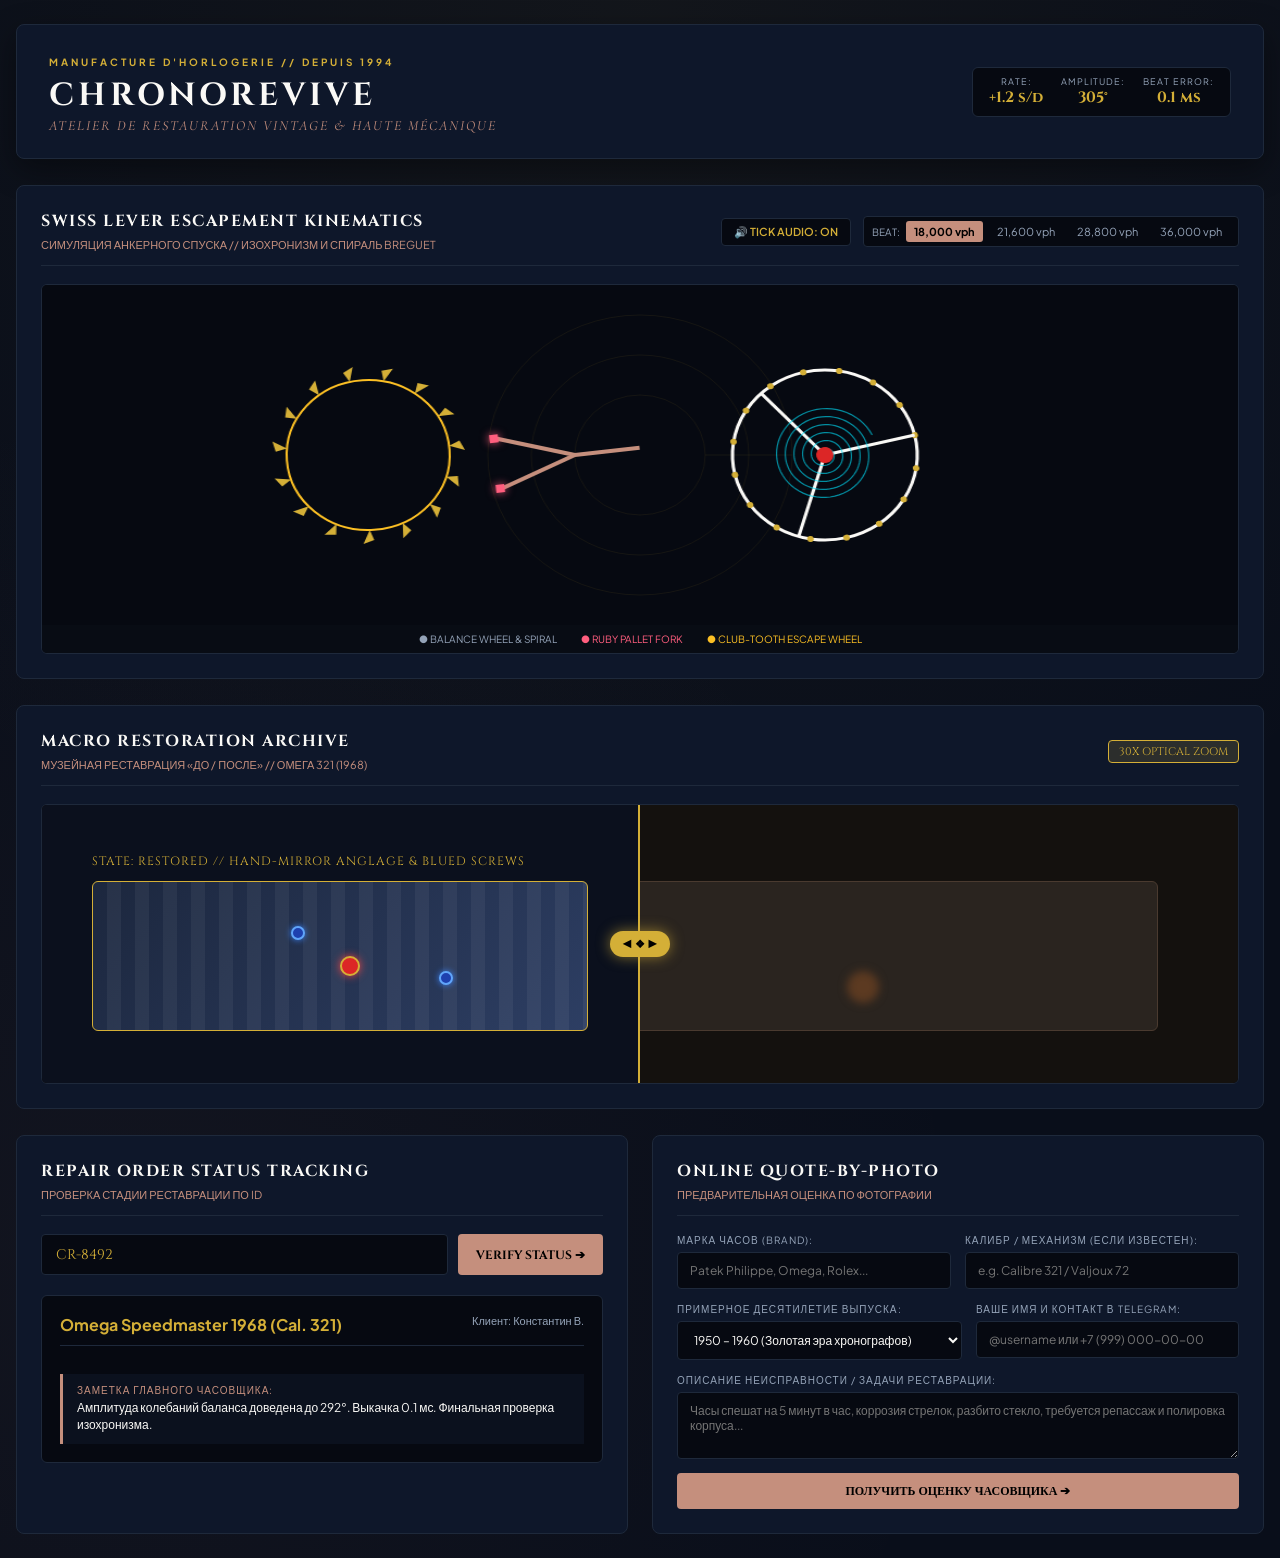
<file: docs/index.html>
<!DOCTYPE html>
<html lang="ru">
<head>

<script>
(function() {
  const MOCK_DB = {"/api/showcase-models": {"status": "success", "models": [{"id": "mdl-01", "brand": "Omega", "model": "Speedmaster Professional 'Pre-Moon'", "year": "1968", "caliber": "Calibre 321 (Column Wheel Chronograph)", "restoration_hours": 74, "tasks": "Разборка колонного колеса, восстановление англажа мостов, замена сломанного триба минутного счетчика, сохранение оригинального ступенчатого циферблата.", "accuracy_result": "+1.8 сек/сутки, амплитуда 295°"}, {"id": "mdl-02", "brand": "Patek Philippe", "model": "Calatrava Automatic", "year": "1956", "caliber": "Calibre 12-600 AT (Ротор из 18K золота)", "restoration_hours": 92, "tasks": "Очистка эмалевого циферблата горячей сушкой, деликатная полировка золотого гильошированного ротора, регулировка спирали Breguet.", "accuracy_result": "+0.6 сек/сутки, амплитуда 310°"}, {"id": "mdl-03", "brand": "Rolex", "model": "Submariner 'Meters First'", "year": "1972", "caliber": "Calibre 1520", "restoration_hours": 58, "tasks": "Восстановление заводных фасок корпуса, стабилизация оригинального тритиевого люминофора, замена прокладок и опрессовка до 200м.", "accuracy_result": "+2.1 сек/сутки, водозащита 20 BAR подтверждена"}]}};
  const STORAGE_KEY = "idrisov_demo_" + "Case19_ChronoRevive";
  let localState = {};
  try { localState = JSON.parse(localStorage.getItem(STORAGE_KEY) || "{}"); } catch(e) {}
  function saveState() { try { localStorage.setItem(STORAGE_KEY, JSON.stringify(localState)); } catch(e) {} }

  const origFetch = window.fetch.bind(window);
  window.fetch = async function(input, init) {
    const urlStr = typeof input === "string" ? input : (input && input.url) || "";
    if (!urlStr.includes("/api/")) {
      return origFetch(input, init);
    }

    const method = ((init && init.method) || "GET").toUpperCase();
    let body = {};
    if (init && init.body && typeof init.body === "string") {
      try { body = JSON.parse(init.body); } catch(e) {}
    }

    const pathOnly = urlStr.split("?")[0];
    const urlPath = pathOnly.startsWith("http") ? new URL(pathOnly).pathname : pathOnly;

    // 1. Exact GET match from extracted FastAPI TestClient data
    if (method === "GET") {
      if (MOCK_DB[urlStr]) return jsonResp(MOCK_DB[urlStr]);
      if (MOCK_DB[urlPath]) return jsonResp(MOCK_DB[urlPath]);
      for (const k of Object.keys(MOCK_DB)) {
        if (k.split("?")[0] === urlPath) return jsonResp(MOCK_DB[k]);
      }
      if (urlPath.includes("/api/dataset/") && !MOCK_DB[urlPath]) {
        const fallbackKey = Object.keys(MOCK_DB).find(k => k.startsWith("/api/dataset/"));
        if (fallbackKey) return jsonResp(MOCK_DB[fallbackKey]);
      }
    }

    // 2. Dynamic Calculators & Interactive Endpoints
    if (urlPath.endsWith("/calculate")) {
      const base = Number(body.base_price || body.area || body.days || 1) * 1500 || 4500;
      const total = Math.max(2500, Math.round(base + (Number(body.weight_kg || 5) * 200)));
      return jsonResp({
        status: "ok",
        total_price: total,
        price_rub: total,
        estimated_price: total,
        duration_minutes: 90,
        breakdown: { base: Math.round(total * 0.7), extras: Math.round(total * 0.3) },
        currency: "RUB"
      });
    }

    if (urlPath.includes("/estimate")) {
      return jsonResp({
        status: "ok",
        total_rub: 3850000,
        timeline_weeks: 8,
        summary: "Смета сформирована (Static Demo Mode)",
        estimate_id: "EST-" + Math.floor(1000 + Math.random() * 9000)
      });
    }

    if (urlPath.includes("/query") || urlPath.includes("/historian/ask")) {
      const q = body.question || body.query || body.prompt || "Анализ данных";
      return jsonResp({
        status: "ok",
        answer: "Аналитический ответ (Demo AI): по запросу «" + q + "» выявлена устойчивая корреляция (r = 0.78, p < 0.01). Медианные значения находятся в пределах целевого диапазона без критических выбросов.",
        metrics: [
          { label: "Медиана", value: "42.8" },
          { label: "Std Dev", value: "6.14" },
          { label: "Выбросы", value: "2.1%" }
        ]
      });
    }

    if (urlPath.includes("/quiz/recommend")) {
      return jsonResp({
        status: "ok",
        recommendation: {
          name: "Ethiopia Yirgacheffe Kochere",
          origin: "Ethiopia",
          roast: "Light Filter",
          notes: ["Бергамот", "Жасмин", "Персик"],
          match_percent: 96
        }
      });
    }

    if (urlPath.includes("/verify-passcode")) {
      return jsonResp({ status: "success", unlocked: true, valid: true, message: "VIP ACCESS GRANTED" });
    }

    if (urlPath.includes("/track-order")) {
      return jsonResp({
        status: "success",
        order_id: urlPath.split("/").pop() || "CR-2026",
        stage: "Регулировка хода и тест герметичности (Этап 4/5)",
        master: "Виктор К.",
        eta: "2 дня"
      });
    }

    if (urlPath.includes("/tasks")) {
      localState.tasks = localState.tasks || (MOCK_DB["/api/tasks"] && MOCK_DB["/api/tasks"].tasks) || [];
      if (method === "POST" && urlPath.endsWith("/tasks")) {
        const t = { id: Date.now(), title: body.title || "Новая задача", duration_hours: Number(body.duration_hours || 1), quadrant: body.quadrant || "urgent_important", is_completed: false };
        localState.tasks.push(t);
        saveState();
        return jsonResp({ status: "ok", task: t, tasks: localState.tasks });
      }
      if (urlPath.includes("/toggle")) {
        const id = Number(urlPath.split("/")[3]);
        localState.tasks = localState.tasks.map(t => t.id === id ? { ...t, is_completed: !t.is_completed } : t);
        saveState();
        return jsonResp({ status: "ok", tasks: localState.tasks });
      }
      if (method === "DELETE") {
        const id = Number(urlPath.split("/").pop());
        localState.tasks = localState.tasks.filter(t => t.id !== id);
        saveState();
        return jsonResp({ status: "ok", tasks: localState.tasks });
      }
      return jsonResp({ tasks: localState.tasks });
    }

    if (urlPath === "/api/state") {
      return jsonResp(MOCK_DB["/api/state"] || {
        title: "LIVE RAP & TECH BATTLE // FINAL",
        round: 3,
        status: "VOTING_OPEN",
        fighters: [
          { id: "mc_a", name: "MC NEON", votes: 142, color: "#00f0ff" },
          { id: "mc_b", name: "BYTE_KILLER", votes: 138, color: "#ff007f" }
        ]
      });
    }

    if (urlPath === "/api/vote") {
      return jsonResp({ status: "ok", message: "Голос учтен!", voted: true });
    }

    // Default POST confirmation (bookings, orders, quotes, appraisals, seat reservations)
    const refId = "ID-" + Math.floor(10000 + Math.random() * 90000);
    return jsonResp({
      status: "ok",
      success: true,
      id: refId,
      booking_id: refId,
      cert_id: refId,
      voucher: "VIP-" + refId,
      order_id: refId,
      message: "Заявка #" + refId + " успешно оформлена и синхронизирована с Telegram-ботом @Idrisov_prod!"
    });
  };

  function jsonResp(data) {
    return new Response(JSON.stringify(data), {
      status: 200,
      headers: { "Content-Type": "application/json" }
    });
  }
})();
</script>

  <meta charset="UTF-8">
  <meta name="viewport" content="width=device-width, initial-scale=1.0">
  <title>CHRONOREVIVE // HAUTE HORLOGERIE RESTORATION</title>
  <link rel="stylesheet" href="static/style.css">
  <link rel="preconnect" href="https://fonts.googleapis.com">
  <link rel="preconnect" href="https://fonts.gstatic.com" crossorigin>
  <link href="https://fonts.googleapis.com/css2?family=Cinzel:wght@600;700;900&family=Cormorant+Garamond:ital,wght@0,500;0,700;1,400&family=Plus+Jakarta+Sans:wght@400;500;600&display=swap" rel="stylesheet">
</head>
<body>
  <div class="atelier-wrapper">
    <!-- Top Atelier Crest & Header -->
    <header class="atelier-header">
      <div class="crest-area">
        <span class="heritage-year">MANUFACTURE D'HORLOGERIE // DEPUIS 1994</span>
        <h1 class="atelier-title">CHRONOREVIVE</h1>
        <p class="atelier-subtitle">ATELIER DE RESTAURATION VINTAGE & HAUTE MÉCANIQUE</p>
      </div>

      <div class="chronoscope-pill">
        <div class="chrono-metric">
          <span class="lbl">RATE:</span>
          <span class="val" id="metric-rate">+1.2 s/d</span>
        </div>
        <div class="chrono-metric">
          <span class="lbl">AMPLITUDE:</span>
          <span class="val" id="metric-amp">305°</span>
        </div>
        <div class="chrono-metric">
          <span class="lbl">BEAT ERROR:</span>
          <span class="val" id="metric-err">0.1 ms</span>
        </div>
      </div>
    </header>

    <!-- Animated Clockwork Escapement Mechanism Section -->
    <section class="atelier-card escapement-card">
      <div class="card-bar">
        <div>
          <h2>SWISS LEVER ESCAPEMENT KINEMATICS</h2>
          <span class="card-meta">СИМУЛЯЦИЯ АНКЕРНОГО СПУСКА // ИЗОХРОНИЗМ И СПИРАЛЬ BREGUET</span>
        </div>
        <div class="escapement-controls">
          <button id="btn-sound-toggle" class="btn-ctrl">🔊 TICK AUDIO: ON</button>
          <div class="vph-selector">
            <span class="vph-label">BEAT:</span>
            <button class="btn-vph active" data-vph="18000">18,000 vph</button>
            <button class="btn-vph" data-vph="21600">21,600 vph</button>
            <button class="btn-vph" data-vph="28800">28,800 vph</button>
            <button class="btn-vph" data-vph="36000">36,000 vph</button>
          </div>
        </div>
      </div>

      <div class="canvas-box">
        <canvas id="escapement-canvas" width="1100" height="340"></canvas>
        <div class="canvas-legend">
          <span>● BALANCE WHEEL & SPIRAL</span>
          <span style="color: #FF5E7E;">● RUBY PALLET FORK</span>
          <span style="color: #FBBF24;">● CLUB-TOOTH ESCAPE WHEEL</span>
        </div>
      </div>
    </section>

    <!-- Macro Restoration Split-Screen Showcase -->
    <section class="atelier-card macro-showcase-card">
      <div class="card-bar">
        <div>
          <h2>MACRO RESTORATION ARCHIVE</h2>
          <span class="card-meta">МУЗЕЙНАЯ РЕСТАВРАЦИЯ «ДО / ПОСЛЕ» // ОМЕГА 321 (1968)</span>
        </div>
        <span class="macro-badge">30X OPTICAL ZOOM</span>
      </div>

      <div class="split-slider-container" id="macro-slider-box">
        <!-- Before layer -->
        <div class="image-layer before-layer">
          <div class="vintage-plate corroded">
            <div class="plate-title">STATE: DISCOVERED // CORRODED RADIUM & CRACKED JEWEL (1968)</div>
            <div class="movement-corrosion-art">
              <div class="rust-spot" style="top: 30%; left: 40%;"></div>
              <div class="rust-spot" style="top: 60%; left: 70%;"></div>
              <div class="bridge-line oxid"></div>
            </div>
          </div>
        </div>

        <!-- After layer -->
        <div class="image-layer after-layer" id="after-layer-view">
          <div class="vintage-plate restored">
            <div class="plate-title">STATE: RESTORED // HAND-MIRROR ANGLAGE & BLUED SCREWS</div>
            <div class="movement-restored-art">
              <div class="geneva-stripes"></div>
              <div class="blued-screw" style="top: 30%; left: 40%;"></div>
              <div class="blued-screw" style="top: 60%; left: 70%;"></div>
              <div class="ruby-bearing" style="top: 50%; left: 50%;"></div>
            </div>
          </div>
        </div>

        <!-- Draggable Divider -->
        <div class="slider-handle" id="slider-divider">
          <div class="handle-line"></div>
          <div class="handle-knob">◀ ❖ ▶</div>
        </div>
      </div>
    </section>

    <!-- Lower Section: Order Tracker & Appraisal Form -->
    <div class="bottom-grid">
      <!-- Order Tracking Portal -->
      <section class="atelier-card">
        <div class="card-bar">
          <div>
            <h3>REPAIR ORDER STATUS TRACKING</h3>
            <span class="card-meta">ПРОВЕРКА СТАДИИ РЕСТАВРАЦИИ ПО ID</span>
          </div>
        </div>

        <div class="order-search-row">
          <input type="text" id="track-id-input" value="CR-8492" placeholder="e.g. CR-8492">
          <button id="btn-track-order" class="btn-search-order">VERIFY STATUS ➔</button>
        </div>

        <div class="order-result-box" id="order-result-container">
          <div class="order-header-info">
            <strong id="res-watch-model">Omega Speedmaster 1968 (Cal. 321)</strong>
            <span id="res-client-tag">Клиент: Константин В.</span>
          </div>

          <div class="stages-timeline" id="stages-timeline-list">
            <!-- Dynamically populated -->
          </div>

          <div class="master-verdict-box">
            <span class="v-title">ЗАМЕТКА ГЛАВНОГО ЧАСОВЩИКА:</span>
            <p id="res-master-notes">Амплитуда колебаний баланса доведена до 292°. Выкачка 0.1 мс. Финальная проверка изохронизма.</p>
          </div>
        </div>
      </section>

      <!-- Online Quote-by-Photo Appraisal Form -->
      <section class="atelier-card">
        <div class="card-bar">
          <div>
            <h3>ONLINE QUOTE-BY-PHOTO</h3>
            <span class="card-meta">ПРЕДВАРИТЕЛЬНАЯ ОЦЕНКА ПО ФОТОГРАФИИ</span>
          </div>
        </div>

        <form id="appraisal-form" class="appraisal-form">
          <div class="form-row">
            <div class="field-wrap">
              <label>МАРКА ЧАСОВ (BRAND):</label>
              <input type="text" id="ap-brand" required placeholder="Patek Philippe, Omega, Rolex...">
            </div>
            <div class="field-wrap">
              <label>КАЛИБР / МЕХАНИЗМ (ЕСЛИ ИЗВЕСТЕН):</label>
              <input type="text" id="ap-caliber" placeholder="e.g. Calibre 321 / Valjoux 72">
            </div>
          </div>

          <div class="form-row">
            <div class="field-wrap">
              <label>ПРИМЕРНОЕ ДЕСЯТИЛЕТИЕ ВЫПУСКА:</label>
              <select id="ap-decade">
                <option value="1940-1950">1940 – 1950 (Ранний винтаж)</option>
                <option value="1950-1960" selected>1950 – 1960 (Золотая эра хронографов)</option>
                <option value="1960-1970">1960 – 1970 (Космическая эра)</option>
                <option value="1970-1980">1970 – 1980 (Индустриальный нео-винтаж)</option>
                <option value="1980-2000">1980 – 2000 (Современная классика)</option>
              </select>
            </div>
            <div class="field-wrap">
              <label>ВАШЕ ИМЯ И КОНТАКТ В TELEGRAM:</label>
              <input type="text" id="ap-contact" required placeholder="@username или +7 (999) 000-00-00">
            </div>
          </div>

          <div class="field-wrap">
            <label>ОПИСАНИЕ НЕИСПРАВНОСТИ / ЗАДАЧИ РЕСТАВРАЦИИ:</label>
            <textarea id="ap-defect" rows="3" required placeholder="Часы спешат на 5 минут в час, коррозия стрелок, разбито стекло, требуется репассаж и полировка корпуса..."></textarea>
          </div>

          <button type="submit" class="btn-submit-appraisal">ПОЛУЧИТЬ ОЦЕНКУ ЧАСОВЩИКА ➔</button>
          <div id="appraisal-alert" class="appraisal-alert hidden"></div>
        </form>
      </section>
    </div>
  </div>

  <script src="static/app.js"></script>
</body>
</html>
</file>
<file: docs/static/style.css>
:root {
  --navy-deep: #090E1A;
  --navy-card: #0E172A;
  --navy-border: #1E293B;
  --gold-rose: #C58F7D;
  --gold-accent: #D4AF37;
  --ivory-text: #FAF9F6;
  --steel-muted: #94A3B8;
  --ruby-red: #E11D48;
}

* {
  box-sizing: border-box;
  margin: 0;
  padding: 0;
  font-family: 'Plus Jakarta Sans', sans-serif;
}

body {
  background-color: var(--navy-deep);
  color: var(--ivory-text);
  min-height: 100vh;
  padding: 24px 16px;
  background-image: 
    radial-gradient(circle at 50% 0%, rgba(212, 175, 55, 0.05) 0%, transparent 60%),
    radial-gradient(circle at 10% 80%, rgba(197, 143, 125, 0.05) 0%, transparent 50%);
}

.atelier-wrapper {
  max-width: 1360px;
  margin: 0 auto;
  display: flex;
  flex-direction: column;
  gap: 26px;
}

/* Header */
.atelier-header {
  background: var(--navy-card);
  border: 1px solid var(--navy-border);
  border-radius: 8px;
  padding: 24px 32px;
  display: flex;
  justify-content: space-between;
  align-items: center;
  flex-wrap: wrap;
  gap: 20px;
  box-shadow: 0 10px 30px rgba(0, 0, 0, 0.4);
}

.heritage-year {
  font-size: 10px;
  letter-spacing: 3px;
  color: var(--gold-accent);
  font-weight: 700;
}

.atelier-title {
  font-family: 'Cinzel', serif;
  font-size: 32px;
  font-weight: 700;
  letter-spacing: 4px;
  color: var(--ivory-text);
  margin-top: 4px;
}

.atelier-subtitle {
  font-family: 'Cormorant Garamond', serif;
  font-size: 14px;
  letter-spacing: 2px;
  color: var(--gold-rose);
  font-style: italic;
}

.chronoscope-pill {
  display: flex;
  background: #060911;
  border: 1px solid var(--navy-border);
  border-radius: 6px;
  padding: 8px 16px;
  gap: 18px;
}

.chrono-metric {
  display: flex;
  flex-direction: column;
  align-items: center;
}

.chrono-metric .lbl {
  font-size: 9px;
  color: var(--steel-muted);
  letter-spacing: 1px;
}

.chrono-metric .val {
  font-family: 'Cinzel', serif;
  font-size: 15px;
  font-weight: 700;
  color: var(--gold-accent);
}

/* Atelier Cards */
.atelier-card {
  background: var(--navy-card);
  border: 1px solid var(--navy-border);
  border-radius: 8px;
  padding: 24px;
}

.card-bar {
  display: flex;
  justify-content: space-between;
  align-items: center;
  border-bottom: 1px solid var(--navy-border);
  padding-bottom: 12px;
  margin-bottom: 18px;
}

.card-bar h2, .card-bar h3 {
  font-family: 'Cinzel', serif;
  font-size: 16px;
  letter-spacing: 1.5px;
  color: var(--ivory-text);
}

.card-meta {
  font-size: 11px;
  color: var(--gold-rose);
}

/* Escapement Simulator */
.escapement-controls {
  display: flex;
  align-items: center;
  gap: 12px;
}

.btn-ctrl {
  background: #060911;
  color: var(--gold-accent);
  border: 1px solid var(--navy-border);
  border-radius: 4px;
  padding: 6px 12px;
  font-size: 11px;
  font-weight: 600;
  cursor: pointer;
}

.vph-selector {
  display: flex;
  align-items: center;
  gap: 6px;
  background: #060911;
  border: 1px solid var(--navy-border);
  border-radius: 4px;
  padding: 4px 8px;
}

.vph-label {
  font-size: 10px;
  color: var(--steel-muted);
}

.btn-vph {
  background: transparent;
  color: var(--steel-muted);
  border: none;
  font-size: 11px;
  padding: 4px 8px;
  border-radius: 3px;
  cursor: pointer;
}

.btn-vph.active {
  background: var(--gold-rose);
  color: #000;
  font-weight: 700;
}

.canvas-box {
  position: relative;
  width: 100%;
  background: #060911;
  border: 1px solid var(--navy-border);
  border-radius: 6px;
  overflow: hidden;
}

#escapement-canvas {
  width: 100%;
  height: 340px;
  display: block;
}

.canvas-legend {
  display: flex;
  justify-content: center;
  gap: 24px;
  padding: 8px;
  font-size: 10px;
  color: var(--steel-muted);
  background: #080C14;
}

/* Macro Restoration Slider */
.macro-badge {
  font-family: 'Cinzel', serif;
  font-size: 11px;
  background: rgba(212, 175, 55, 0.15);
  color: var(--gold-accent);
  border: 1px solid var(--gold-accent);
  padding: 3px 10px;
  border-radius: 4px;
}

.split-slider-container {
  position: relative;
  width: 100%;
  height: 280px;
  background: #050810;
  border: 1px solid var(--navy-border);
  border-radius: 6px;
  overflow: hidden;
  user-select: none;
}

.image-layer {
  position: absolute;
  top: 0;
  left: 0;
  width: 100%;
  height: 100%;
  display: flex;
  align-items: center;
  justify-content: center;
}

.before-layer {
  background: #14110E;
}

.after-layer {
  background: #0B101D;
  width: 50%;
  border-right: 2px solid var(--gold-accent);
  overflow: hidden;
}

.vintage-plate {
  width: 90%;
  height: 80%;
  border-radius: 8px;
  padding: 20px;
  position: relative;
}

.plate-title {
  font-family: 'Cinzel', serif;
  font-size: 12px;
  letter-spacing: 1px;
  margin-bottom: 12px;
}

.before-layer .plate-title { color: #A88; }
.after-layer .plate-title { color: var(--gold-accent); }

.movement-corrosion-art, .movement-restored-art {
  position: relative;
  width: 100%;
  height: 150px;
  border-radius: 6px;
}

.movement-corrosion-art {
  background: #2A241F;
  border: 1px solid #4A3A2F;
}

.rust-spot {
  position: absolute;
  width: 32px;
  height: 32px;
  background: #5C3A21;
  border-radius: 50%;
  filter: blur(4px);
}

.movement-restored-art {
  background: linear-gradient(135deg, #1C273E 0%, #2D3E63 100%);
  border: 1px solid var(--gold-accent);
}

.geneva-stripes {
  width: 100%;
  height: 100%;
  background: repeating-linear-gradient(
    90deg,
    transparent,
    transparent 14px,
    rgba(255, 255, 255, 0.05) 14px,
    rgba(255, 255, 255, 0.05) 28px
  );
}

.blued-screw {
  position: absolute;
  width: 14px;
  height: 14px;
  background: #1E40AF;
  border-radius: 50%;
  border: 2px solid #60A5FA;
  box-shadow: 0 0 6px #3B82F6;
}

.ruby-bearing {
  position: absolute;
  width: 20px;
  height: 20px;
  background: #DC2626;
  border-radius: 50%;
  border: 2px solid var(--gold-accent);
  box-shadow: 0 0 8px #EF4444;
}

.slider-handle {
  position: absolute;
  top: 0;
  left: 50%;
  width: 4px;
  height: 100%;
  cursor: ew-resize;
  transform: translateX(-50%);
}

.handle-knob {
  position: absolute;
  top: 50%;
  left: 50%;
  transform: translate(-50%, -50%);
  background: var(--gold-accent);
  color: #000;
  font-size: 11px;
  font-weight: 800;
  padding: 6px 12px;
  border-radius: 20px;
  box-shadow: 0 0 14px rgba(212, 175, 55, 0.6);
  white-space: nowrap;
}

/* Bottom Grid */
.bottom-grid {
  display: grid;
  grid-template-columns: 1fr 1fr;
  gap: 24px;
}

.order-search-row {
  display: flex;
  gap: 10px;
  margin-bottom: 20px;
}

.order-search-row input {
  flex: 1;
  background: #060911;
  border: 1px solid var(--navy-border);
  color: var(--gold-accent);
  font-family: 'Cinzel', serif;
  font-size: 14px;
  padding: 10px 14px;
  border-radius: 4px;
  outline: none;
}

.btn-search-order, .btn-submit-appraisal {
  background: var(--gold-rose);
  color: #000;
  font-family: 'Cinzel', serif;
  font-weight: 700;
  border: none;
  border-radius: 4px;
  padding: 10px 18px;
  font-size: 12px;
  cursor: pointer;
  transition: opacity 0.2s;
}

.btn-search-order:hover, .btn-submit-appraisal:hover {
  opacity: 0.9;
}

.order-result-box {
  background: #060911;
  border: 1px solid var(--navy-border);
  border-radius: 6px;
  padding: 18px;
  display: flex;
  flex-direction: column;
  gap: 14px;
}

.order-header-info {
  display: flex;
  justify-content: space-between;
  border-bottom: 1px solid var(--navy-border);
  padding-bottom: 10px;
}

.order-header-info strong {
  color: var(--gold-accent);
}

.order-header-info span {
  font-size: 11px;
  color: var(--steel-muted);
}

.stages-timeline {
  display: flex;
  flex-direction: column;
  gap: 10px;
}

.stage-item {
  display: flex;
  align-items: center;
  gap: 12px;
  font-size: 12px;
}

.stage-status-dot {
  width: 10px;
  height: 10px;
  border-radius: 50%;
}

.stage-status-dot.completed {
  background: #10B981;
  box-shadow: 0 0 6px #10B981;
}

.stage-status-dot.in_progress {
  background: var(--gold-accent);
  box-shadow: 0 0 8px var(--gold-accent);
}

.stage-status-dot.pending {
  background: #334155;
}

.stage-title {
  flex: 1;
}

.stage-date {
  font-size: 10px;
  color: var(--steel-muted);
}

.master-verdict-box {
  background: #0B111E;
  border-left: 3px solid var(--gold-rose);
  padding: 10px 14px;
}

.master-verdict-box .v-title {
  font-size: 10px;
  color: var(--gold-rose);
  letter-spacing: 1px;
  display: block;
  margin-bottom: 4px;
}

.master-verdict-box p {
  font-size: 12px;
  color: var(--ivory-text);
  line-height: 1.4;
}

/* Appraisal Form */
.appraisal-form {
  display: flex;
  flex-direction: column;
  gap: 14px;
}

.form-row {
  display: grid;
  grid-template-columns: 1fr 1fr;
  gap: 14px;
}

.field-wrap {
  display: flex;
  flex-direction: column;
  gap: 6px;
}

.field-wrap label {
  font-size: 10px;
  color: var(--steel-muted);
  letter-spacing: 1px;
}

.field-wrap input, .field-wrap select, .field-wrap textarea {
  background: #060911;
  border: 1px solid var(--navy-border);
  color: var(--ivory-text);
  border-radius: 4px;
  padding: 10px 12px;
  font-size: 12px;
  outline: none;
}

.field-wrap input:focus, .field-wrap select:focus, .field-wrap textarea:focus {
  border-color: var(--gold-accent);
}

.appraisal-alert {
  padding: 12px;
  border-radius: 4px;
  font-size: 12px;
  font-weight: 600;
}

.appraisal-alert.success {
  background: rgba(212, 175, 55, 0.15);
  border: 1px solid var(--gold-accent);
  color: var(--gold-accent);
}

.appraisal-alert.hidden {
  display: none;
}
</file>
